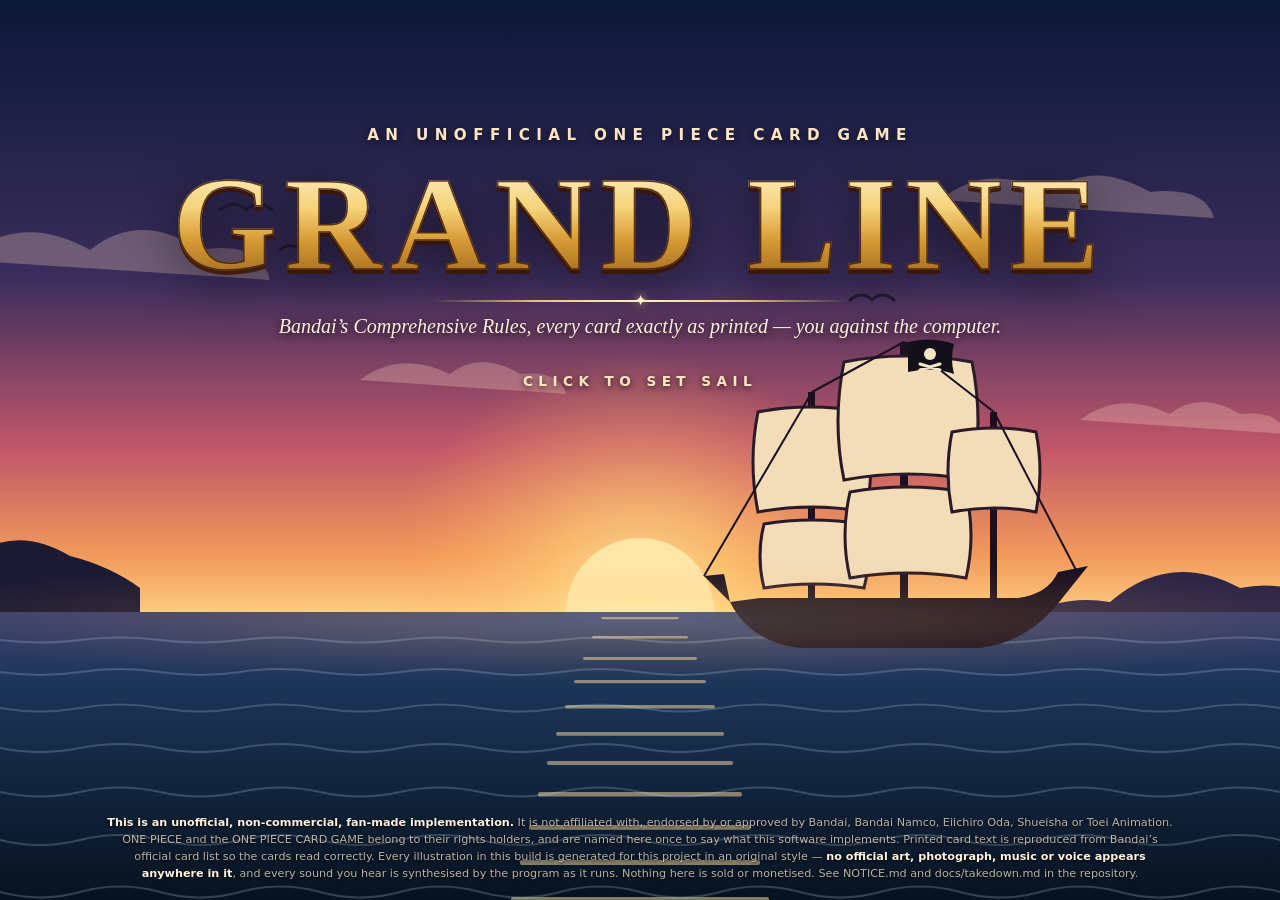
<file: index.html>
<!DOCTYPE html>
<html lang="en">
<head>
<meta charset="utf-8">
<meta name="viewport" content="width=device-width, initial-scale=1, viewport-fit=cover">
<title>GRAND LINE — an unofficial ONE PIECE CARD GAME</title>
<link rel="icon" href="art/ui/cardback.svg">
<!-- Add to Home Screen opens it full-screen and sideways (PLAN.md D10). -->
<link rel="manifest" href="manifest.webmanifest">
<meta name="mobile-web-app-capable" content="yes">
<meta name="apple-mobile-web-app-capable" content="yes">
<meta name="apple-mobile-web-app-status-bar-style" content="black-translucent">
<meta name="theme-color" content="#06121f">
<link rel="stylesheet" href="css/game.css">
</head>
<body>

<!-- The table is the whole window: the opponent's hand peeking from the top edge, the mat
     (js/boardart.js draws it and places every zone from one geometry table), and the dock
     with your hand. Everything else is a screen, the log drawer, or a centred panel. -->
<div id="app">
  <div id="table">
    <div id="enemy-hand-bar"><div id="enemy-hand"></div></div>
    <div id="mat">
      <div id="enemy-life" class="mat-zone enemy life-zone"></div>
      <div id="enemy-leader" class="mat-zone enemy leader-zone"></div>
      <div id="enemy-chars" class="mat-zone enemy chars-zone"></div>
      <div id="enemy-stage" class="mat-zone enemy stage-zone"></div>
      <div id="enemy-deck" class="mat-zone enemy pile-zone"></div>
      <div id="enemy-trash" class="mat-zone enemy pile-zone"></div>
      <div id="enemy-dondeck" class="mat-zone enemy pile-zone dondeck-zone"></div>
      <div id="enemy-cost" class="mat-zone enemy cost-zone"></div>
      <div id="my-life" class="mat-zone mine life-zone"></div>
      <div id="my-leader" class="mat-zone mine leader-zone"></div>
      <div id="my-chars" class="mat-zone mine chars-zone"></div>
      <div id="my-stage" class="mat-zone mine stage-zone"></div>
      <div id="my-deck" class="mat-zone mine pile-zone"></div>
      <div id="my-trash" class="mat-zone mine pile-zone"></div>
      <div id="my-dondeck" class="mat-zone mine pile-zone dondeck-zone"></div>
      <div id="my-cost" class="mat-zone mine cost-zone"></div>
    </div>
    <div id="dock">
      <div id="dock-left"><div id="turnbadge" class="turnbadge"></div><div id="feed"></div></div>
      <div id="hand-wrap"><div id="hand"></div></div>
      <div id="dock-right"><div id="prompt"></div><div id="actions"></div></div>
    </div>
  </div>
  <button id="btn-log" type="button" title="Log and settings (L)">Log</button>
</div>

<div id="sidebar">
  <div class="sidebar-head"><h3>Ship&rsquo;s log</h3><button id="btn-log-close" type="button" title="Close the log (L or Esc)">&#10005; Close</button></div>
  <div class="sidebar-controls">
    <button id="btn-sound" type="button" title="Sound"></button>
    <button id="btn-trace" type="button" title="Download this game's trace for a bug report">Save bug report</button>
    <button id="btn-menu" type="button" title="Leave this game and choose new decks">New game</button>
  </div>
  <div class="sidebar-note">Newest at the bottom.</div>
  <div id="log"></div>
</div>
<div id="fx-layer" aria-hidden="true"></div>
<div id="spotlight" aria-hidden="true"></div>
<div id="turn-banner" aria-live="polite"></div>
<div id="preview"></div>
<!-- Touch (js/touch.js, PLAN.md D10): recent plays, the raised hand's scrim, the held card,
     the drag arrow, and the gate a phone held upright sees. -->
<div id="history"></div>
<div id="hand-scrim"></div>
<div id="peek" aria-hidden="true"></div>
<svg id="drag-arrow" aria-hidden="true"></svg>
<div id="rotate-gate" role="alert"><div class="rotate-box"><div class="rotate-phone"></div><div class="rotate-text">Turn your phone sideways to play.</div></div></div>
<div id="modal"></div>

<div class="screen" id="screen-menu"></div>
<div class="screen" id="screen-decks"></div>
<div class="screen" id="screen-help"></div>
<div class="screen" id="screen-art"></div>

<!-- THE SCRIPT LIST. tools/check-pages.mjs asserts this matches tests.html and
     tools/lib/load.mjs exactly. Order is a dependency declaration, not a preference. -->
<script src="js/rng.js"></script>
<script src="js/log.js"></script>
<script src="js/names.js"></script>
<script src="js/state.js"></script>
<script src="js/statics.js"></script>
<script src="js/ops.js"></script>
<script src="js/text.js"></script>
<script src="js/engine.js"></script>
<script src="js/actions.js"></script>
<script src="data/printed.js"></script>
<script src="data/abilities.js"></script>
<script src="data/defects.js"></script>
<script src="data/decks.js"></script>
<script src="js/cards.js"></script>
<script src="js/ai.js"></script>
<script src="art/manifest.js"></script>
<script src="js/art.js"></script>
<script src="js/render.js"></script>
<script src="js/touch.js"></script>
<script src="js/boardart.js"></script>
<script src="js/board.js"></script>
<script src="js/fx.js"></script>
<script src="js/bugreport.js"></script>
<script src="audio/manifest.js"></script>
<script src="js/audio.js"></script>
<script src="js/ui.js"></script>
<script src="js/screens.js"></script>
<script src="js/main.js"></script>
</body>
</html>
</file>
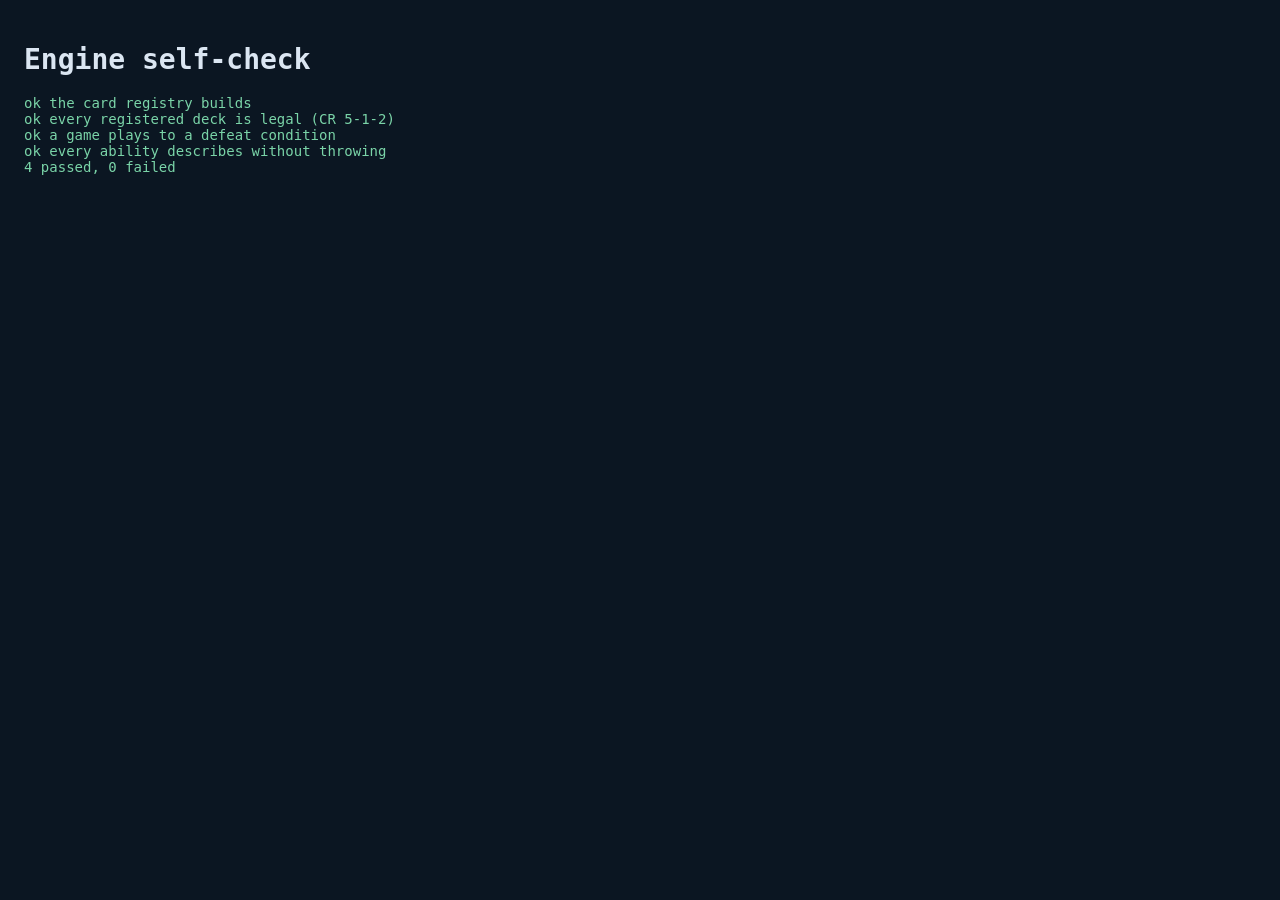
<file: tests.html>
<!DOCTYPE html>
<html lang="en">
<head>
<meta charset="utf-8">
<title>GRAND LINE — tests</title>
<style>body{font:14px ui-monospace,monospace;background:#0b1622;color:#dbe6f2;padding:1rem}
.ok{color:#7ad4a8}.fail{color:#ff7b72}</style>
</head>
<body>
<h1>Engine self-check</h1>
<div id="out">running…</div>

<!-- THE SCRIPT LIST — identical to index.html's engine half. tools/check-pages.mjs asserts it. -->
<script src="js/rng.js"></script>
<script src="js/log.js"></script>
<script src="js/names.js"></script>
<script src="js/state.js"></script>
<script src="js/statics.js"></script>
<script src="js/ops.js"></script>
<script src="js/text.js"></script>
<script src="js/engine.js"></script>
<script src="js/actions.js"></script>
<script src="data/printed.js"></script>
<script src="data/abilities.js"></script>
<script src="data/defects.js"></script>
<script src="data/decks.js"></script>
<script src="js/cards.js"></script>
<script src="js/ai.js"></script>
<script>
(function (OP) {
  var out = document.getElementById('out');
  function line(cls, t) { var d = document.createElement('div'); d.className = cls; d.textContent = t; out.appendChild(d); }
  out.textContent = '';
  var pass = 0, fail = 0;
  function check(name, fn) {
    try { fn(); pass++; line('ok', 'ok    ' + name); }
    catch (e) { fail++; line('fail', 'FAIL  ' + name + ' — ' + e.message); }
  }
  OP.cards.build();
  check('the card registry builds', function () {
    if (OP.cards.all().length < 2000) throw new Error('only ' + OP.cards.all().length + ' cards');
  });
  check('every registered deck is legal (CR 5-1-2)', function () {
    OP.decks.forEach(function (d) {
      var list = []; d.list.forEach(function (x) { for (var i = 0; i < x[1]; i++) list.push(x[0]); });
      var errs = OP.state.checkDeck(d.leader, list);
      if (errs.length) throw new Error(d.key + ': ' + errs[0]);
    });
  });
  check('a game plays to a defeat condition', function () {
    var d = OP.decks[0], e = OP.decks[1];
    function cards(x) { var o = []; x.list.forEach(function (y) { for (var i = 0; i < y[1]; i++) o.push(y[0]); }); return o; }
    var s = OP.engine.newGame({ seed: 5, first: 0, decks: [
      { key: d.key, leader: d.leader, cards: cards(d) },
      { key: e.key, leader: e.leader, cards: cards(e) }] });
    for (var i = 0; i < 3000 && s.winner === null; i++) s = OP.engine.apply(s, OP.ai.choose(s));
    if (s.winner === null) throw new Error('no winner after 3000 actions, turn ' + s.turn);
  });
  check('every ability describes without throwing', function () {
    OP.cards.all().forEach(function (c) { OP.text.describeCard(c); OP.text.describeTrigger(c); });
  });
  line(fail ? 'fail' : 'ok', '\n' + pass + ' passed, ' + fail + ' failed');
}(window.OP));
</script>
</body>
</html>
</file>
<file: css/game.css>
/* css/game.css — CARD-PRESENTATION-SPEC.md for the cards (art is the card; text floats on a
   scrim), and a pirate's table around them: a ship's-deck mat drawn by js/boardart.js,
   parchment panels, brass buttons, and a sunset sea behind every screen. */

:root {
  --card-board-w: 8rem;
  --card-hand-w: 8.6rem;
  --card-preview-w: 20rem;
  --tiny-w: 2.1rem;

  --ink: #f6efe0;
  --ink-dim: #c9b99a;
  --sea: #06121f;
  --sea-2: #0c2135;
  --gold: #e8c46a;
  --brass: #a87a2c;
  --rope: #6d5738;
  --crimson: #b8322a;
  --steel: #9fc3e6;
  --danger: #e2574c;

  --parch: #f3e6c4;
  --parch-hi: #fbf3dc;
  --parch-lo: #d9c18a;
  --parch-ink: #3b2412;
  --parch-dim: #6b4c2c;
  --parch-red: #8a2a17;

  --serif: "Iowan Old Style", "Palatino Linotype", Palatino, "Book Antiqua", Georgia, serif;
  --sans: ui-sans-serif, system-ui, "Segoe UI", sans-serif;

  --role-actable: #7ad4a8;
  --role-target: #ffb347;
  --role-source: #79b8ff;
  --role-enemy: #ff7b72;

  /* The table: your hand's card width decides the dock, the dock decides the mat. */
  --hand-w: clamp(4.6rem, 13vh, 8rem);
  --dock-h: calc(var(--hand-w) * 1.4 + 1.4rem);
  --ehand-h: 1.9rem;
  color-scheme: dark;
}

* { box-sizing: border-box; }
html, body { height: 100%; }
body {
  margin: 0;
  background: radial-gradient(1400px 900px at 50% 30%, #123049 0%, #081a2b 55%, #040c15 100%) fixed;
  color: var(--ink);
  font-family: var(--serif);
  overflow: hidden;
}

/* ============================== THE CARD ============================== */
.card {
  position: relative; display: flex; flex-direction: column; justify-content: flex-end;
  border-radius: 7px; overflow: hidden; user-select: none; color: var(--ink); text-align: left;
  box-shadow: 0 2px 7px rgba(0,0,0,.6), 0 0 0 1px rgba(0,0,0,.75),
              inset 0 0 0 1.5px rgba(232,196,106,.5);
  transition: transform .13s ease, box-shadow .13s ease;
}
.card.cat-leader { box-shadow: 0 2px 9px rgba(0,0,0,.65), 0 0 0 1px rgba(0,0,0,.8),
                               inset 0 0 0 2px rgba(255,214,120,.85); }
/* The gold edge sits above the art, so the art can never paint over it. */
.card::after { content: ''; position: absolute; inset: 0; z-index: 5; pointer-events: none;
  border-radius: inherit; box-shadow: inset 0 0 0 1.5px rgba(232,196,106,.45); }
/* §6.3 of lessons-5: `em` cascades from font-size, NOT from width, so every size class must
   set its own base or every card renders at the body size. */
.card-tiny    { width: var(--tiny-w);        aspect-ratio: 5/7; font-size: 5px; }
.card-board   { width: var(--card-board-w);  aspect-ratio: 5/7; font-size: 12px; }
.card-hand    { width: var(--card-hand-w);   aspect-ratio: 5/7; font-size: 14px; }
.card-preview { width: var(--card-preview-w); min-height: 24rem; font-size: 16px; }

.card-art { position: absolute; inset: 0; z-index: 0; }
.card-art .art { width: 100%; height: 100%; display: block; object-fit: cover; object-position: 50% 25%; }
.card-art::after {
  content: ''; position: absolute; inset: 0; z-index: 1; pointer-events: none;
  background:
    linear-gradient(to top, rgba(4,9,16,.95) 0%, rgba(4,9,16,.88) 14%,
                    rgba(4,9,16,.55) 30%, rgba(4,9,16,0) 48%),
    linear-gradient(to bottom, rgba(4,9,16,.82) 0%, rgba(4,9,16,.45) 9%, rgba(4,9,16,0) 18%);
}
.card-preview .card-art::after {
  background:
    linear-gradient(to top, rgba(4,9,16,.96) 0%, rgba(4,9,16,.92) 34%,
                    rgba(4,9,16,.62) 50%, rgba(4,9,16,0) 66%),
    linear-gradient(to bottom, rgba(4,9,16,.8) 0%, rgba(4,9,16,.4) 7%, rgba(4,9,16,0) 15%);
}

.card-corners { position: absolute; top: .26em; left: .26em; right: .26em; z-index: 3;
  display: flex; gap: .2em; align-items: flex-start; }
/* Corner pips: a gold coin for Cost, a red seal for Life, a dark badge for the attribute. */
.pip {
  min-width: 1.55em; height: 1.55em; display: grid; place-items: center; text-align: center;
  font-size: .8em; font-weight: 900; border-radius: 50%; padding: 0 .2em;
  font-family: var(--sans); line-height: 1;
}
.pip.cost { color: #2a1806;
  background: radial-gradient(circle at 35% 30%, #fff3c8 0%, #f0cc6e 38%, #b8842e 80%, #8a5e1c 100%);
  box-shadow: 0 1px 3px rgba(0,0,0,.8), inset 0 0 0 .08em rgba(90,55,15,.8); }
.pip.life { color: #fff0ea;
  background: radial-gradient(circle at 35% 30%, #ff8a7a 0%, #d0362f 45%, #7a1612 100%);
  box-shadow: 0 1px 3px rgba(0,0,0,.8), inset 0 0 0 .08em rgba(255,220,200,.5); }
.pip.attr { margin-left: auto; color: #e3eeff; font-size: .74em;
  background: radial-gradient(circle at 35% 30%, #3d6a96 0%, #16304d 70%);
  box-shadow: 0 1px 3px rgba(0,0,0,.8), inset 0 0 0 .08em rgba(232,196,106,.6); }

.card-plate {
  position: relative; z-index: 2; margin-top: auto; padding: .3em .4em .34em;
  text-shadow: 0 1px 2px rgba(0,0,0,.95), 0 0 4px rgba(0,0,0,.9),
               0 0 10px rgba(0,0,0,.8), 0 0 18px rgba(0,0,0,.6);
}
.card-preview .card-plate { padding: .7em .8em .75em; }
.card-name { font-size: .95em; font-weight: 700; line-height: 1.12; letter-spacing: .01em;
  overflow-wrap: anywhere; }
.card-preview .card-name { font-size: 1.28em; }
.card-type { font-size: .62em; color: var(--ink-dim); margin-top: .1em;
  font-family: var(--sans); letter-spacing: .04em;
  text-transform: uppercase; display: flex; gap: .4em; }
.card-type .traits { color: #c9ad7a; text-transform: none; letter-spacing: 0;
  overflow: hidden; text-overflow: ellipsis; white-space: nowrap; }
.card-kw { font-size: .62em; color: var(--gold); margin-top: .12em; font-weight: 700;
  font-family: var(--sans); }
.card-detail { font-size: .72em; margin: .45em 0 .3em; line-height: 1.32; font-family: var(--sans); }
.card-detail .ability { margin-bottom: .3em; }
.card-trigger { font-size: .7em; margin: .3em 0; padding: .3em .45em; line-height: 1.3;
  border-left: 3px solid var(--gold); background: rgba(0,0,0,.42); border-radius: 3px;
  font-family: var(--sans); }
.card-trigger .trigger-tag { color: var(--gold); font-weight: 700; margin-right: .35em; }
.card-help { font-size: .62em; color: var(--ink-dim); margin-top: .35em; line-height: 1.3;
  font-family: var(--sans); }
.card-help .kwhelp { margin-bottom: .2em; }
.card-foot { display: flex; justify-content: space-between; gap: .5em; font-size: .56em;
  color: #8a8270; margin-top: .4em; font-family: ui-monospace, monospace; }
.card-foot .card-set { overflow: hidden; text-overflow: ellipsis; white-space: nowrap; }

.card-stats { display: flex; align-items: center; gap: .35em; margin-top: .18em; font-family: var(--sans); }
.stat { font-size: .86em; font-weight: 900; }
.stat.power { color: #fff0c8; }
.stat.power.buffed { color: #8bf0b4; }
.stat.power.debuffed { color: #ff9b91; }
.stat.counter { font-size: .62em; color: #9fd0ff; font-weight: 800; }
.card-colors { margin-left: auto; display: flex; gap: .12em; }
.color-chip { width: .55em; height: .55em; border-radius: 50%;
  box-shadow: 0 0 0 1px rgba(0,0,0,.6), 0 0 0 .1em rgba(255,240,200,.35); }

.don-badge { position: absolute; bottom: .25em; right: .25em; z-index: 6;
  font-size: .58em; font-weight: 900; color: #2a1806; font-family: var(--sans);
  background: linear-gradient(180deg, #fff0bf, #e8c46a 55%, #b8842e);
  border: 1px solid #6b4a14; border-radius: 4px; padding: .12em .34em;
  box-shadow: 0 1px 4px rgba(0,0,0,.7); }
/* A rested card is rotated 90deg (CR 4-4-1-2). Rotation does not change the layout box, so
   without this the rotated card's corners punch into its neighbours. The margin reserves the
   extra width the rotation needs; scale keeps the footprint honest. */
.card.is-rested { transform: rotate(90deg) scale(.82); }
.card.has-blocker { box-shadow: 0 2px 7px rgba(0,0,0,.6), 0 0 0 1px rgba(0,0,0,.75),
                                inset 0 0 0 2px #5fa8d3; }
.card-back { background: #0a1626 url("../art/ui/cardback.svg") center / 100% 100% no-repeat; aspect-ratio: 5/7; }
.card-back::after { box-shadow: none; }
.card-back .back-mark { display: none; }

/* A DON!! card: the slot lays out, the face keeps its size (js/render.js don()). */
.don-card { position: relative; flex: 0 1 var(--don-w); min-width: calc(var(--don-w) * .22);
  width: var(--don-w); height: calc(var(--don-w) * 1.4); }
.don-face { position: absolute; left: 0; top: 0; width: var(--don-w); height: calc(var(--don-w) * 1.4);
  border-radius: calc(var(--don-w) * .07); display: grid; place-items: center; overflow: hidden;
  background:
    radial-gradient(circle at 50% 42%, rgba(255,250,225,.9) 0%, rgba(255,250,225,0) 45%),
    repeating-conic-gradient(from 0deg at 50% 42%, rgba(255,255,255,.14) 0 6deg, rgba(255,255,255,0) 6deg 18deg),
    linear-gradient(160deg, #fff0bf 0%, #e8c46a 35%, #c48f2e 70%, #8a5e1c 100%);
  box-shadow: 0 2px 5px rgba(0,0,0,.6), inset 0 0 0 calc(var(--don-w) * .035) #6b4a14,
              inset 0 0 0 calc(var(--don-w) * .06) rgba(255,240,200,.6);
  transition: transform .18s ease; }
.don-word { font-family: var(--sans); font-weight: 900; font-style: italic; color: #3a1d06;
  font-size: calc(var(--don-w) * .3); letter-spacing: -.02em; transform: rotate(-14deg);
  text-shadow: 0 1px 0 rgba(255,250,225,.8), 0 0 .3em rgba(255,240,190,.9); }
.don-card.is-rested { flex-basis: calc(var(--don-w) * 1.4); width: calc(var(--don-w) * 1.4); }
.don-card.is-rested .don-face { transform: translateX(calc(var(--don-w) * .2)) rotate(90deg); filter: brightness(.72) saturate(.8); }
.don-card.is-back .don-face { background:
    radial-gradient(circle at 50% 50%, #2a4f78 0%, #0e2440 70%);
  box-shadow: 0 2px 5px rgba(0,0,0,.6), inset 0 0 0 calc(var(--don-w) * .035) #c9a46a; }
.don-card.is-back .don-word { color: transparent; -webkit-text-stroke: 1px rgba(232,196,106,.85); text-shadow: none; }

/* ============================== THE TABLE ============================== */
#app { height: 100vh; height: 100dvh; }
#table { height: 100%; display: flex; flex-direction: column; align-items: center; }

/* The opponent's hand: the near edge of each card back, peeking in from the top. */
#enemy-hand-bar { height: var(--ehand-h); width: 100%; flex: none; display: flex;
  justify-content: center; overflow: hidden; }
#enemy-hand { display: flex; gap: .3rem; align-items: flex-end; position: relative; }
#enemy-hand .card-back { width: 3.6rem; flex: none; transform: rotate(180deg); }
.enemy-hand-count { position: absolute; left: 100%; top: 50%; transform: translateY(-50%);
  margin-left: .6rem; white-space: nowrap; font: 600 .74rem var(--sans); color: var(--ink-dim); }

/* The mat keeps its painted aspect and fits whichever of width and height runs out first. */
#mat { position: relative; flex: none; aspect-ratio: 2048 / 1180;
  width: min(calc(100vw - 1.2rem), calc((100dvh - var(--dock-h) - var(--ehand-h) - .4rem) * 2048 / 1180));
  container-type: inline-size; --u: calc(100cqw / 2048);
  filter: drop-shadow(0 16px 40px rgba(0,0,0,.6)); }
#board-svg { position: absolute; inset: 0; width: 100%; height: 100%; display: block; }

.mat-zone { position: absolute; display: flex; align-items: center; justify-content: center;
  --cw: calc(184 * var(--u)); --don-w: calc(118 * var(--u)); }
#mat .card-board { width: var(--cw); font-size: calc(var(--cw) * .094); flex: none; }
.stage-zone { --cw: calc(166 * var(--u)); }
.pile-zone { --cw: calc(132 * var(--u)); --don-w: calc(132 * var(--u)); padding-top: calc(34 * var(--u)); }
.dondeck-zone { --cw: calc(116 * var(--u)); --don-w: calc(116 * var(--u)); }
.pile-zone.enemy { padding: 0 0 calc(34 * var(--u)); }
.chars-zone { gap: calc(16 * var(--u)); }
.chars-zone .card.is-rested { margin: 0 calc(30 * var(--u)); }

.zone-count { position: absolute; left: 50%; bottom: calc(6 * var(--u)); transform: translateX(-50%);
  z-index: 7; min-width: calc(56 * var(--u)); padding: calc(3 * var(--u)) calc(12 * var(--u));
  font: 900 calc(26 * var(--u)) var(--sans); text-align: center; color: #2a1806;
  background: linear-gradient(180deg, #fff0bf, #e8c46a 60%, #b8842e);
  border: 1px solid #6b4a14; border-radius: 999px; box-shadow: 0 2px 6px rgba(0,0,0,.7); }
.enemy .zone-count { bottom: auto; top: calc(6 * var(--u)); color: #0c1a2a; background: linear-gradient(180deg, #eef6ff, #9fc3e6 60%, #5f86ad);
  border-color: #23405e; }
.zone-pill { position: absolute; right: calc(16 * var(--u)); bottom: calc(10 * var(--u));
  font: 700 calc(20 * var(--u)) var(--sans); color: var(--ink-dim);
  background: rgba(0,0,0,.5); padding: calc(3 * var(--u)) calc(12 * var(--u)); border-radius: 999px; }
.enemy .zone-pill { right: auto; bottom: auto; left: calc(16 * var(--u)); top: calc(10 * var(--u)); }

.pile { position: relative; width: var(--cw); aspect-ratio: 5/7; }
.pile > .card-back, .pile > .don-card { position: absolute; left: 0; top: 0; width: var(--cw);
  translate: calc(var(--d) * -4 * var(--u)) calc(var(--d) * -4 * var(--u)); }
.pile > .don-card { height: auto; }
.pile-empty { width: var(--cw); aspect-ratio: 5/7; border-radius: 7px; flex: none;
  border: calc(3 * var(--u)) dashed rgba(255,236,200,.18); }
.trash-view { cursor: pointer; }
.trash-view:hover .pile-top, .trash-view:hover .pile-empty { outline: 2px solid var(--gold); outline-offset: 2px; }
.trash-view .pile-top { filter: saturate(.75) brightness(.9); }

/* CR 3-10 — Life: the stack nearest the centre line, the count at the outer end. */
.life-zone { flex-direction: column; justify-content: space-between;
  padding: calc(30 * var(--u)) 0 calc(14 * var(--u)); }
.life-zone.enemy { flex-direction: column-reverse; padding: calc(14 * var(--u)) 0 calc(30 * var(--u)); }
.life-stack { display: flex; flex-direction: column; align-items: center; padding-top: calc(16 * var(--u)); }
.enemy .life-stack { flex-direction: column-reverse; padding: 0 0 calc(16 * var(--u)); }
.life-card { width: calc(90 * var(--u)); aspect-ratio: 5/7; flex: none; rotate: 90deg;
  margin-bottom: calc(-126 * var(--u) + min(68 * var(--u), 400 * var(--u) / var(--n))); }
.enemy .life-card { margin-bottom: 0; margin-top: calc(-126 * var(--u) + min(68 * var(--u), 400 * var(--u) / var(--n))); }
.life-count { position: static; transform: none; font-size: calc(46 * var(--u));
  min-width: calc(84 * var(--u)); color: #fff0ea;
  background: radial-gradient(circle at 35% 30%, #ff8a7a 0%, #d0362f 45%, #7a1612 100%);
  border-color: #3a0a08; }
.enemy .life-count { color: #fff0ea; background: radial-gradient(circle at 35% 30%, #ff8a7a 0%, #d0362f 45%, #7a1612 100%);
  border-color: #3a0a08; }

/* CR 3-9 — the Cost Area, every DON!! card on the table. */
.don-row { display: flex; align-items: center; justify-content: center;
  width: calc(100% - 40 * var(--u)); gap: calc(10 * var(--u)); }

/* ---------- the mat's paint (js/boardart.js) ---------- */
.gl-grain { fill: none; stroke: #2e1a0c; stroke-width: 2; }
.gl-nail { fill: #9a8a74; stroke: #2a1a0e; stroke-width: 1.2; }
.gl-rope { fill: none; stroke: #c09b60; stroke-width: 15; }
.gl-rope-twist { fill: none; stroke: #6d5738; stroke-width: 15; stroke-dasharray: 5 8; }
.gl-plate-line { fill: none; stroke: #5a3e1a; stroke-width: 2.5; }
.gl-rivet { fill: #5a3e1a; }
.gl-zone-fill { fill: url(#gl-zone); }
.gl-zone-edge { fill: none; stroke-width: 2.5; }
.gl-mine .gl-zone-edge { stroke: rgba(232,196,106,.72); }
.gl-theirs .gl-zone-edge { stroke: rgba(159,195,230,.55); }
.gl-zone-inner { fill: none; stroke: rgba(255,240,210,.09); stroke-width: 2; stroke-dasharray: 10 8; }
.gl-knot { fill: #c9a46a; stroke: #4a3018; stroke-width: 2; }
.gl-theirs .gl-knot { fill: #8fa9c4; stroke: #1d3550; }
.gl-knot-eye { fill: #2a170b; }
.gl-watermark { fill: rgba(255,240,210,.12); font-family: var(--serif); font-weight: 700; letter-spacing: .18em; }
.gl-caption { fill: rgba(255,236,200,.55); font: 700 22px var(--sans); letter-spacing: .12em; text-transform: uppercase; }
.gl-theirs .gl-caption { fill: rgba(200,222,245,.5); }
.gl-wave { fill: none; stroke: rgba(220,240,255,.55); stroke-width: 2.5; animation: gl-drift 5s linear infinite; }
.gl-wave.is-back { stroke: rgba(220,240,255,.25); animation-duration: 8s; animation-direction: reverse; }
@keyframes gl-drift { to { transform: translateX(56px); } }
.gl-line-edge.is-mine { fill: rgba(232,196,106,.75); }
.gl-line-edge.is-theirs { fill: rgba(159,195,230,.6); }
.gl-compass-ring { fill: #0a1d33; stroke: #c9a46a; stroke-width: 8; }
.gl-compass-rope { fill: none; stroke: #6d5738; stroke-width: 8; stroke-dasharray: 4 5; }
.gl-compass-face { fill: #0e2a45; stroke: rgba(232,196,106,.6); stroke-width: 2; }
.gl-compass-star { fill: url(#gl-brass); }
.gl-compass-needle { fill: #c0392b; }
.gl-compass-hub { fill: #fff1c4; }
#table.their-turn .gl-compass-needle { fill: #5f9bd1; }

/* ---------- the dock: what happened | your hand | what the game is waiting for ---------- */
#dock { flex: 1 0 auto; width: 100%; min-height: var(--dock-h); display: grid;
  grid-template-columns: minmax(10rem, 1fr) auto minmax(10rem, 1fr); align-items: end;
  gap: .9rem; padding: .25rem .9rem .55rem; }
#dock-left { align-self: end; min-width: 0; font-family: var(--sans); }
.turnbadge { font: 700 .74rem var(--sans); letter-spacing: .14em; text-transform: uppercase;
  color: var(--gold); margin-bottom: .3rem; }
#table.their-turn .turnbadge { color: var(--steel); }
#feed { font-size: .76rem; line-height: 1.38; }
#feed .feed-line { color: var(--ink-dim); opacity: .7; white-space: nowrap; overflow: hidden; text-overflow: ellipsis; }
#feed .feed-line.them { color: #cfe3f7; }
#feed .feed-line.you { color: #ffe6c2; }
#feed .feed-line.latest { opacity: 1; font-weight: 600; }
#dock-right { align-self: end; display: flex; flex-direction: column; align-items: flex-end; gap: .45rem; min-width: 0; }
#prompt { font: italic .9rem/1.35 var(--serif); color: #ffe7b5; text-align: right; max-width: 24rem;
  text-shadow: 0 1px 3px rgba(0,0,0,.9); }
#prompt:empty { display: none; }
#table.their-turn #prompt { color: var(--steel); }
#actions { display: flex; gap: .45rem; align-items: center; flex-wrap: wrap; justify-content: flex-end; }
#actions:empty { display: none; }
#actions button { font-size: 1rem; padding: .6rem 1.4rem; }

#hand-wrap { min-width: 0; }
#hand { display: flex; justify-content: center; gap: .35rem; align-items: flex-end;
  height: calc(var(--hand-w) * 1.4); }
#hand .card { width: var(--hand-w); font-size: calc(var(--hand-w) * .109); flex: none;
  transition: transform .14s ease, box-shadow .14s ease; cursor: pointer; }
#hand .card + .card { margin-left: calc(var(--overlap, 0) * var(--hand-w) * -.07); }
#hand .card:hover { transform: translateY(-16%); z-index: 5; }

.actable { outline: 2px solid var(--role-actable); outline-offset: 2px; cursor: pointer;
  box-shadow: 0 0 14px rgba(122,212,168,.55), 0 2px 7px rgba(0,0,0,.6) !important; }
.targetable { outline: 3px solid var(--role-target); outline-offset: 2px; cursor: crosshair;
  box-shadow: 0 0 18px rgba(255,179,71,.7) !important; animation: aim 1s ease-in-out infinite; }
@keyframes aim { 50% { outline-color: #fff1c4; } }
.is-source { outline: 3px solid var(--role-source); outline-offset: 2px; }

/* The log handle: a tab on the right edge, like a bookmark in the ship's log. */
#btn-log { position: fixed; right: 0; top: 50%; transform: translateY(-50%); z-index: 21;
  writing-mode: vertical-rl; padding: .9rem .42rem; border-radius: 8px 0 0 8px; border-right: 0;
  font: 700 .78rem var(--sans); letter-spacing: .14em; text-transform: uppercase; }
#btn-log.on { right: min(22rem, 100vw); }

/* ============================== PANELS ============================== */
#sidebar { position: fixed; right: 0; top: 0; bottom: 0; width: min(22rem, 100vw); z-index: 20;
  background: linear-gradient(180deg, rgba(20,12,6,.96), rgba(8,14,22,.97));
  border-left: 2px solid #6b4a14; box-shadow: -12px 0 40px rgba(0,0,0,.5);
  display: flex; flex-direction: column; transform: translateX(100%); transition: transform .2s ease; }
#sidebar.open { transform: none; }
.sidebar-head { display: flex; align-items: center; justify-content: space-between; padding: .7rem .8rem .3rem; }
#sidebar h3 { margin: 0; font: 700 1.05rem var(--serif); letter-spacing: .06em; color: var(--gold); }
.sidebar-controls { display: flex; flex-wrap: wrap; gap: .4rem; padding: .4rem .8rem .6rem;
  border-bottom: 1px solid rgba(232,196,106,.2); }
.sidebar-controls button { font-size: .78rem; padding: .35rem .65rem; }
.sidebar-note { font: .7rem var(--sans); color: var(--ink-dim); padding: .5rem .8rem 0; }
#btn-log-close { font-size: .78rem; padding: .25rem .6rem; }
#log { flex: 1; overflow-y: auto; padding: .2rem .8rem .8rem; font-size: .78rem;
  font-family: var(--sans); line-height: 1.45; }
#log .entry { padding: .12rem 0; border-bottom: 1px solid rgba(255,255,255,.05); }
#log .entry.you { color: #ffe6c2; }
#log .entry.them { color: #cfe3f7; }
#log .entry .via { color: #7b8ca3; font-size: .9em; }
#log .entry.big { color: var(--gold); font-weight: 700; }

#preview { position: fixed; z-index: 60; display: none; pointer-events: none; }
#preview.open { display: block; }

/* Parchment: modals, the picker and the reading pages. */
.panel, .modal-box {
  color: var(--parch-ink);
  background:
    radial-gradient(ellipse at 50% 35%, rgba(255,252,240,.85) 0%, rgba(255,252,240,0) 60%),
    radial-gradient(ellipse at 15% 90%, rgba(160,110,50,.22) 0%, rgba(160,110,50,0) 40%),
    radial-gradient(ellipse at 90% 10%, rgba(160,110,50,.18) 0%, rgba(160,110,50,0) 35%),
    linear-gradient(180deg, var(--parch-hi), var(--parch) 45%, var(--parch-lo));
  border: 2px solid #8a6a3a; border-radius: 12px;
  box-shadow: 0 24px 70px rgba(0,0,0,.65), inset 0 0 0 5px rgba(243,230,196,.9),
              inset 0 0 0 6.5px rgba(138,106,58,.55), inset 0 0 50px rgba(140,90,30,.3);
}
#modal { position: fixed; inset: 0; z-index: 50; display: none;
  background: radial-gradient(circle at 50% 45%, rgba(4,12,20,.6), rgba(2,6,10,.88)); place-items: center; }
#modal.open { display: grid; }
.modal-box { padding: 1.2rem 1.5rem 1.3rem; max-width: min(60rem, 94vw); max-height: 90vh; overflow: auto; }
.modal-title { font: 700 1.4rem var(--serif); color: var(--parch-red); margin-bottom: .25rem; letter-spacing: .01em; }
.modal-sub { font-size: .88rem; color: var(--parch-dim); margin-bottom: .9rem; font-family: var(--sans); line-height: 1.45; }
.modal-sub b { color: var(--parch-ink); }
.modal-sub .maths { color: #8a1e12; font-weight: 800; }
.modal-opts { display: flex; gap: .6rem; flex-wrap: wrap; align-items: flex-end; }
.opt-card { cursor: pointer; text-align: center; transition: transform .12s ease; }
.opt-card:hover { transform: translateY(-4px); }
.opt-card .cap { font-size: .72rem; color: var(--parch-dim); margin-top: .25rem; font-family: var(--sans); font-weight: 600; }
.opt-card.dim { opacity: .38; filter: grayscale(.7); cursor: default; transform: none; }
.trash-grid { max-height: 60vh; overflow-y: auto; }

/* Buttons: parchment-and-leather by default, brass for the one that moves the game on. */
button, .btn {
  font: inherit; font-family: var(--sans); font-size: .88rem; font-weight: 600;
  color: var(--parch-ink); background: linear-gradient(180deg, #fbf1d6, #e8d3a0);
  border: 1px solid #8a6a3a; border-radius: 8px; padding: .5rem .95rem; cursor: pointer;
  box-shadow: 0 2px 0 #6b4a14, 0 3px 8px rgba(0,0,0,.35);
  transition: transform .08s ease, box-shadow .08s ease, filter .12s ease;
}
button:hover, .btn:hover { filter: brightness(1.06); border-color: #6b4a14; }
button:active { transform: translateY(1px); box-shadow: 0 1px 0 #6b4a14, 0 2px 5px rgba(0,0,0,.35); }
button.primary { color: #2a1806; font-weight: 800; letter-spacing: .02em;
  background: linear-gradient(180deg, #fff0bf 0%, #e8c46a 45%, #c48f2e 100%); border-color: #6b4a14; }
button:disabled { opacity: .45; cursor: not-allowed; }
.opt-btn { font-size: .88rem; padding: .6rem .9rem; max-width: 16rem; text-align: left; align-self: center; }

/* The result panel. */
.result-box { text-align: center; min-width: min(26rem, 90vw); padding: 1.6rem 2rem 1.5rem; }
.result-kicker { font: 700 .74rem var(--sans); letter-spacing: .3em; text-transform: uppercase; color: var(--parch-dim); }
.result-title { font: 900 3.2rem/1.05 var(--serif); margin: .25rem 0 .35rem; letter-spacing: .02em; }
.result-box.is-win .result-title { color: #a8741c; text-shadow: 0 2px 0 #fff6d8, 0 0 22px rgba(232,196,106,.6); }
.result-box.is-loss .result-title { color: #3c4f66; text-shadow: 0 2px 0 #fff6d8; }
.result-flavour { font: italic 1.05rem var(--serif); color: var(--parch-ink); margin-bottom: .8rem; }
.result-box .row { justify-content: center; }

/* ============================== EFFECTS (js/fx.js) ============================== */
#fx-layer { position: fixed; inset: 0; z-index: 46; pointer-events: none; overflow: hidden; }
.fx-float { position: absolute; transform: translate(-50%, -50%); white-space: nowrap;
  font: 900 1.7rem var(--serif); letter-spacing: .02em; color: #fff3cf;
  text-shadow: 0 0 2px #000, 0 2px 0 #000, 0 0 12px rgba(0,0,0,.8); animation: fx-rise 1.2s ease-out forwards; }
.fx-float.is-up { color: #8bf0b4; }
.fx-float.is-down { color: #ff8a7a; }
.fx-float.is-counter { color: #9fd0ff; }
.fx-float.is-block { color: #9fd0ff; font-size: 1.4rem; }
.fx-float.is-don { color: var(--gold); font-size: 1.1rem; font-family: var(--sans); font-style: italic; }
.fx-float.is-ko { color: #ffd27a; font-size: 2.3rem; }
.fx-float.is-trigger { color: #ffe27a; font-size: 1.8rem; }
@keyframes fx-rise {
  0% { opacity: 0; transform: translate(-50%, -20%) scale(.6); }
  15% { opacity: 1; transform: translate(-50%, -50%) scale(1.15); }
  30% { transform: translate(-50%, -55%) scale(1); }
  100% { opacity: 0; transform: translate(-50%, -150%) scale(1); }
}
.fx-burst { position: absolute; width: var(--size); height: var(--size); transform: translate(-50%, -50%); }
.fx-burst::before { content: ''; position: absolute; inset: 0; border-radius: 50%;
  border: 4px solid #ffd27a; animation: fx-ring .7s ease-out forwards; }
.fx-burst.is-hit::before { border-color: #ff6b4a; }
.fx-shard { position: absolute; left: 50%; top: 50%; width: 5px; height: 22px; margin: -11px 0 0 -2.5px;
  border-radius: 3px; background: linear-gradient(#fff5d0, #ffb347);
  transform: rotate(var(--a)) translateY(0); animation: fx-shard .7s ease-out forwards; }
.fx-burst.is-hit .fx-shard { background: linear-gradient(#ffe0d0, #ff5a3a); }
@keyframes fx-ring { from { transform: scale(.2); opacity: 1; } to { transform: scale(1); opacity: 0; } }
@keyframes fx-shard { from { transform: rotate(var(--a)) translateY(0); opacity: 1; }
                      to { transform: rotate(var(--a)) translateY(calc(var(--size) * -.6)); opacity: 0; } }
.fx-arrow { position: absolute; left: 0; top: 0; animation: fx-fade 1.1s ease-in forwards; }
.fx-arrow-path { fill: none; stroke: #ffb347; stroke-width: 7; stroke-linecap: round;
  stroke-dasharray: 2000; stroke-dashoffset: 2000; animation: fx-draw .35s ease-out forwards;
  filter: drop-shadow(0 0 6px rgba(255,160,60,.8)); }
.fx-arrow-head { fill: #ffb347; }
.fx-arrow.is-theirs .fx-arrow-path { stroke: #ff6b5a; filter: drop-shadow(0 0 6px rgba(255,80,60,.8)); }
.fx-arrow.is-theirs .fx-arrow-head { fill: #ff6b5a; }
@keyframes fx-draw { to { stroke-dashoffset: 0; } }
@keyframes fx-fade { 0%, 70% { opacity: 1; } 100% { opacity: 0; } }

/* Card pulses use the individual `translate` / `scale` properties so they compose with the
   rotation of a rested card instead of replacing it. */
.card.fx-enter { animation: fx-enter .5s cubic-bezier(.2,.8,.3,1.2); }
@keyframes fx-enter { from { translate: 0 -30%; scale: 1.25; opacity: 0; } to { translate: 0 0; scale: 1; opacity: 1; } }
.card.fx-attacker { animation: fx-attacker .6s ease-out; }
@keyframes fx-attacker { 30% { scale: 1.12; filter: brightness(1.35); } }
.card.fx-target, .card.fx-hit { animation: fx-shake .5s ease-in-out; }
.card.fx-target { box-shadow: 0 0 22px 4px rgba(255,90,60,.8) !important; }
@keyframes fx-shake { 15%, 55% { translate: -5% 0; } 35%, 75% { translate: 5% 0; } }
.card.fx-hit { filter: brightness(1.6) sepia(.4) hue-rotate(-30deg); }
.card.fx-block { box-shadow: 0 0 24px 6px rgba(95,168,211,.9) !important; }
.card.fx-don { box-shadow: 0 0 22px 5px rgba(232,196,106,.95) !important; }
.mat-zone.fx-life-hit { animation: fx-flash .7s ease-out; border-radius: 12px; }
@keyframes fx-flash { 0% { background: rgba(255,80,50,.45); } 100% { background: rgba(255,80,50,0); } }

/* The turn ribbon. */
#turn-banner { position: fixed; left: 0; right: 0; top: 40%; z-index: 47; pointer-events: none;
  display: flex; justify-content: center; opacity: 0; }
#turn-banner.show { animation: banner-life 1.5s ease-in-out forwards; }
.banner-ribbon { padding: .55rem 4.5rem .6rem; text-align: center;
  clip-path: polygon(0 0, 100% 0, 96% 50%, 100% 100%, 0 100%, 4% 50%);
  box-shadow: 0 10px 30px rgba(0,0,0,.5); }
.banner-ribbon.is-mine { background: linear-gradient(90deg, #7a1612, #b8322a 30%, #c4402c 70%, #7a1612); }
.banner-ribbon.is-theirs { background: linear-gradient(90deg, #0d2a47, #24527e 30%, #2d6290 70%, #0d2a47); }
.banner-main { font: 900 2.2rem/1.05 var(--serif); letter-spacing: .12em; text-transform: uppercase;
  color: #fff3cf; text-shadow: 0 2px 0 rgba(0,0,0,.5); }
.banner-sub { font: 700 .74rem var(--sans); letter-spacing: .3em; text-transform: uppercase; color: rgba(255,240,210,.8); }
@keyframes banner-life {
  0% { opacity: 0; transform: scaleX(.2); }
  14% { opacity: 1; transform: scaleX(1.03); }
  22% { transform: scaleX(1); }
  80% { opacity: 1; }
  100% { opacity: 0; }
}

/* CARD-PRESENTATION-SPEC §7C — the spotlight sits below the modal and the hover preview. */
#spotlight { position: fixed; left: 50%; top: 47%; z-index: 48; pointer-events: none; opacity: 0;
  transform: translate(-50%, -50%) translateY(-60vh) scale(.3);
  filter: drop-shadow(0 20px 50px rgba(0,0,0,.75)); }
#spotlight.show { opacity: 1; transform: translate(-50%, -50%) scale(1);
  transition: transform .5s cubic-bezier(.22,.72,.3,1), opacity .3s ease-out; }
#spotlight.fade { opacity: 0; transform: translate(-50%, -50%) scale(1); transition: opacity .25s ease-out; }
#spotlight .card-preview { min-height: 0; }

@media (prefers-reduced-motion: reduce) {
  .fx-float, .fx-burst, .fx-burst::before, .fx-shard, .fx-arrow, .fx-arrow-path, .card.fx-enter,
  .card.fx-attacker, .card.fx-target, .card.fx-hit, .mat-zone.fx-life-hit, .gl-wave, .targetable,
  .splash-go, .sc-wave, .sc-ship, .sc-clouds { animation: none !important; }
  .fx-arrow-path { stroke-dashoffset: 0; }
  #turn-banner.show { animation: none; opacity: 1; }
  #spotlight, #spotlight.show, #spotlight.fade { transition: opacity .25s ease-out !important; transform: translate(-50%, -50%); }
}

/* ============================== SCREENS ============================== */
.screen { position: fixed; inset: 0; z-index: 30; overflow: auto; background: var(--sea); display: none; }
.screen.open { display: block; }
.scene { position: fixed; inset: 0; z-index: 0; overflow: hidden; }
.scene-svg { width: 100%; height: 100%; display: block; }
.scene.is-dim::after { content: ''; position: absolute; inset: 0;
  background: radial-gradient(ellipse at 50% 45%, rgba(6,14,26,.35), rgba(4,10,18,.82)); }
.screen-inner { position: relative; z-index: 1; }

/* scene paint */
.sc-clouds path { fill: rgba(255,214,190,.28); animation: sc-cloud 60s linear infinite alternate; }
@keyframes sc-cloud { to { transform: translateX(60px); } }
.sc-isle { fill: #1c1a33; }
.sc-isle.far { fill: #2c2546; }
.sc-glint { fill: #ffe2a0; opacity: .5; animation: sc-glint 3s ease-in-out infinite; animation-delay: calc(var(--i) * -.37s); }
@keyframes sc-glint { 50% { opacity: .15; } }
.sc-wave { fill: none; stroke: rgba(200,225,255,.22); stroke-width: 2; animation: sc-wave 7s linear infinite;
  animation-delay: calc(var(--i) * -.8s); }
@keyframes sc-wave { to { transform: translateX(160px); } }
.sc-gulls path { fill: none; stroke: #241a30; stroke-width: 3; stroke-linecap: round; }
.sc-ship { animation: sc-bob 6s ease-in-out infinite; transform-origin: 1040px 600px; transform-box: view-box; }
@keyframes sc-bob { 0%, 100% { transform: translate(1040px, 452px) rotate(-1.2deg); }
                    50% { transform: translate(1040px, 460px) rotate(1.2deg); } }
.sc-hull { fill: #1a1020; }
.sc-mast { fill: #1a1020; }
.sc-sail { fill: #f3dcb8; stroke: #2a1a28; stroke-width: 3; }
.sc-rig { fill: none; stroke: #1a1020; stroke-width: 2; }
.sc-flag-cloth { fill: #14101a; }
.sc-skull { fill: #f3e6c4; }
.sc-bones { stroke: #f3e6c4; stroke-width: 3; stroke-linecap: round; }
.sc-mist { fill: url(#sc-sun); opacity: .18; }

/* The splash. */
.screen.is-splash { cursor: pointer; }
.splash { position: relative; z-index: 1; text-align: center; padding: 14vh 1rem 0; }
.splash-kicker { font: 700 clamp(.7rem, 1.6vw, .95rem) var(--sans); letter-spacing: .42em; text-transform: uppercase;
  color: #ffe6c2; text-shadow: 0 2px 8px rgba(0,0,0,.7); }
.splash-title { margin: .1em 0 .05em; font: 900 clamp(3.2rem, 11vw, 8.4rem)/1 var(--serif); letter-spacing: .06em;
  background: linear-gradient(180deg, #fff6d0 0%, #f6d27a 38%, #d79a34 62%, #8a5a1a 100%);
  -webkit-background-clip: text; background-clip: text; color: transparent;
  -webkit-text-stroke: 1.5px rgba(60,26,6,.85);
  filter: drop-shadow(0 4px 0 rgba(60,20,4,.85)) drop-shadow(0 10px 24px rgba(0,0,0,.55)); }
.splash-rule { width: min(26rem, 70vw); height: 2px; margin: .5rem auto .8rem;
  background: linear-gradient(90deg, transparent, var(--gold), #fff1c4, var(--gold), transparent); position: relative; }
.splash-rule::after { content: '✦'; position: absolute; left: 50%; top: 50%; transform: translate(-50%, -52%);
  color: #fff1c4; font-size: 1rem; text-shadow: 0 0 8px rgba(255,220,140,.9); }
.splash-tag { font: italic clamp(.95rem, 2vw, 1.25rem) var(--serif); color: #fff3df; text-shadow: 0 2px 8px rgba(0,0,0,.8); }
.splash-go { margin-top: 2.2rem; font: 700 .85rem var(--sans); letter-spacing: .4em; text-transform: uppercase;
  color: #ffe6c2; text-shadow: 0 2px 6px rgba(0,0,0,.8); animation: go-pulse 2.2s ease-in-out infinite; }
@keyframes go-pulse { 50% { opacity: .35; } }
.notice { position: relative; z-index: 1; font: .7rem/1.5 var(--sans); color: rgba(255,240,220,.72);
  text-shadow: 0 1px 3px rgba(0,0,0,.9); max-width: 70rem; margin: 0 auto; padding: 1rem 1.5rem 1.1rem; text-align: center; }
.notice b { color: #fff3df; }
.screen.is-splash .notice, .screen .picker-wrap + .notice { position: fixed; left: 0; right: 0; bottom: 0; }

/* The picker. */
.picker-wrap { min-height: 100%; display: grid; place-items: center; padding: 1.5rem 1rem 7rem; }
.picker { width: min(31rem, 94vw); padding: 1.5rem 1.8rem 1.4rem; }
.picker-kicker { text-align: center; font: 700 .66rem var(--sans); letter-spacing: .32em; text-transform: uppercase; color: var(--parch-dim); }
.picker-title { text-align: center; margin: .05em 0 .5em; font: 900 2.7rem/1 var(--serif); letter-spacing: .06em;
  color: var(--parch-red); text-shadow: 0 2px 0 rgba(255,250,235,.8); }
.pick-field { margin-bottom: .8rem; }
.pick-label { display: block; font: 700 .72rem var(--serif); letter-spacing: .08em; color: var(--parch-dim); margin: 0 0 .3rem .1rem; }
.pick-row { display: flex; gap: .5rem; }
.pick-slot { flex: 1; min-width: 0; display: flex; align-items: center; gap: .7rem; text-align: left; padding: .45rem .7rem; min-height: 3.6rem; }
.pick-slot .card-tiny { flex: none; }
.pick-slot.is-random { font-style: italic; color: var(--parch-red); font-weight: 700; font-size: 1rem; }
.pick-text { display: flex; flex-direction: column; min-width: 0; }
.pick-name { font: 700 1rem var(--serif); color: var(--parch-ink); }
.pick-meta { font-size: .74rem; color: var(--parch-dim); font-weight: 500; }
.pick-dice { flex: none; width: 3.6rem; font-size: 1.7rem; padding: 0; line-height: 1; }
.pick-note { font: .74rem/1.45 var(--sans); color: var(--parch-dim); margin: .2rem 0 1rem; }
button.big { width: 100%; font-size: 1.15rem; padding: .75rem; letter-spacing: .1em; text-transform: uppercase; font-family: var(--serif); }
.picker-row { justify-content: center; margin-top: .8rem; }
.picker-row button { flex: 1; font-size: .82rem; padding: .45rem .5rem; }

/* The deck chooser: one wanted poster per deck. */
.chooser-wrap { max-width: 74rem; margin: 0 auto; padding: 2rem 1.2rem 3rem; }
.chooser-title { margin: 0; font: 900 2.4rem var(--serif); letter-spacing: .03em; color: #ffe6b0; text-shadow: 0 3px 10px rgba(0,0,0,.8); }
.chooser-sub { font: .9rem/1.55 var(--sans); color: #e6dccb; max-width: 54rem; text-shadow: 0 1px 4px rgba(0,0,0,.9); }
.deckgrid { display: grid; grid-template-columns: repeat(auto-fill, minmax(19rem, 1fr)); gap: .9rem; margin-top: 1rem; }
.poster { display: flex; gap: .8rem; padding: .7rem; cursor: pointer; border-radius: 10px; color: var(--parch-ink);
  background: linear-gradient(180deg, var(--parch-hi), var(--parch) 50%, var(--parch-lo));
  border: 2px solid #8a6a3a; box-shadow: 0 8px 24px rgba(0,0,0,.5), inset 0 0 0 3px rgba(243,230,196,.9), inset 0 0 30px rgba(140,90,30,.28);
  transition: transform .12s ease, box-shadow .12s ease; }
.poster:hover, .poster:focus-visible { transform: translateY(-3px); outline: none;
  box-shadow: 0 12px 30px rgba(0,0,0,.6), 0 0 0 3px var(--gold), inset 0 0 0 3px rgba(243,230,196,.9); }
.poster-art .card-board { width: 6.2rem; font-size: 7.3px; }
.poster-body { min-width: 0; }
.poster .dname { font: 700 1.12rem var(--serif); color: var(--parch-red); }
.poster .dmeta { font: 600 .72rem var(--sans); color: var(--parch-dim); margin: .15rem 0 .35rem; }
.poster .dblurb { font: .78rem/1.42 var(--sans); color: var(--parch-ink); }
.poster .provenance { font: .68rem/1.4 var(--sans); color: var(--parch-dim); margin-top: .4rem; font-style: italic; }
.tierbadge { display: inline-block; font: 900 .68rem var(--sans); border-radius: 4px; vertical-align: .15em;
  padding: .06rem .34rem; margin-right: .4rem; background: #5f6f80; color: #fff; }
.tierbadge.S { background: linear-gradient(180deg, #fff0bf, #e8c46a 50%, #b8842e); color: #2a1806; }
.tierbadge.A { background: #3f7a52; }
.tierbadge.B { background: #2f5f8f; }
.tierbadge.C { background: #6b5a8a; }
.tierbadge.D { background: #7a5a3a; }

/* The reading pages. */
.panel.page { max-width: 52rem; margin: 2rem auto 3rem; padding: 1.6rem 2rem 1.8rem; }
.panel.page h1 { font: 900 2.3rem var(--serif); color: var(--parch-red); margin: 0 0 .3rem; }
.panel p, .panel li { font: .93rem/1.6 var(--sans); color: var(--parch-ink); }
.page-h { margin: 1.3rem 0 .2rem; color: var(--parch-red); font: 700 1.1rem var(--serif); }
.art-bad { font: .75rem ui-monospace, monospace; color: #8a1e12; }
.row { display: flex; gap: .6rem; flex-wrap: wrap; align-items: center; margin-top: 1.2rem; }

/* ============================== TOUCH (PLAN.md D10, js/touch.js) ==============================
   A tap reads, a drag commits, a hold peeks. html.is-phone is a coarse pointer on a small
   screen: the mat takes the height, the hand rests as a fan of card tops along the bottom edge
   (a tap raises it), recent plays run down the left edge, End turn is a round button on the
   right. A phone held upright sees a "turn sideways" gate instead of a second layout. */
html { touch-action: manipulation; -webkit-tap-highlight-color: transparent; }
.card, .don-card { -webkit-touch-callout: none; -webkit-user-select: none; }
.is-draggable { touch-action: none; }
html.is-coarse #preview { display: none !important; }              /* hover zoom: the hold replaces it */
button.end-turn.is-ready { background: linear-gradient(180deg, #d4f8de, #4cc483 55%, #2a8a52); border-color: #1f6b3f; color: #062a17; box-shadow: 0 2px 0 #1f5a35, 0 0 16px rgba(70,220,130,.5); }
.sheet-body { display: flex; gap: 1rem; align-items: flex-start; }
.sheet-actions { display: flex; flex-direction: column; gap: .45rem; min-width: 13rem; max-width: 22rem; }
.sheet-actions button { text-align: left; white-space: normal; line-height: 1.3; }
.sheet-note { font: italic .8rem/1.4 var(--sans); color: var(--parch-dim); }
.opt-card.is-picked .card { box-shadow: 0 0 0 3px #4cc483, 0 0 16px rgba(76,196,131,.6); }
.confirm-row { margin-top: .8rem; }
.drop-ok { outline: 2px dashed rgba(122,212,168,.8); outline-offset: 2px; }
.drop-hot { outline: 3px solid #7ad4a8; outline-offset: 3px; box-shadow: 0 0 22px rgba(122,212,168,.55); }
.drag-clone { position: fixed; z-index: 66; pointer-events: none; opacity: .94; transform: rotate(-4deg) scale(1.06); box-shadow: 0 18px 40px rgba(0,0,0,.7); }
.is-drag-source { opacity: .35; }
#drag-arrow { position: fixed; inset: 0; width: 100%; height: 100%; z-index: 65; pointer-events: none; }
.drag-arrow-line { fill: none; stroke: #ffb347; stroke-width: 6; stroke-linecap: round; stroke-dasharray: 14 9; filter: drop-shadow(0 0 6px rgba(255,179,71,.7)); }
.drag-arrow-line.is-hot { stroke: #ff6a4d; }
.drag-arrow-head { fill: #ffb347; stroke: #2a1806; stroke-width: 2; }
.drag-arrow-head.is-hot { fill: #ff6a4d; }
#peek { position: fixed; inset: 0; z-index: 70; display: none; place-items: center; pointer-events: none; background: rgba(2,8,14,.55); }
#peek.open { display: grid; }
#history, #hand-scrim, #rotate-gate { display: none; }
html.is-phone { --hand-w: 4.4rem; --ehand-h: 12px; --dock-h: calc(var(--hand-w) * 1.4 * .42); --card-preview-w: calc((100dvh - 2.6rem) / 1.4); }
html.is-phone #mat { width: min(calc(100vw - 150px), calc((100dvh - var(--dock-h) - var(--ehand-h) - .3rem) * 2048 / 1180)); }
html.is-phone #enemy-hand .card-back { width: 2.4rem; }
html.is-phone .enemy-hand-count { font-size: .6rem; }
html.is-phone #dock { display: block; height: var(--dock-h); min-height: 0; padding: 0 78px 0 60px; overflow: visible; }
html.is-phone #dock-left { position: fixed; right: 3px; top: 6px; width: 74px; text-align: center; z-index: 45; }
html.is-phone #turnbadge { font-size: .55rem; letter-spacing: .06em; line-height: 1.3; }
html.is-phone #feed { display: none; }
html.is-phone #dock-right { display: contents; }
html.is-phone #prompt { position: fixed; top: 1px; left: 50%; transform: translateX(-50%); max-width: 56vw; z-index: 44; pointer-events: none;
  font-size: .64rem; line-height: 1.3; text-align: center; padding: 1px 10px; border-radius: 999px; background: rgba(4,10,18,.72); white-space: nowrap; overflow: hidden; text-overflow: ellipsis; }
html.is-phone #actions { position: fixed; right: 7px; top: 50%; transform: translateY(-50%); z-index: 46; flex-direction: column; }
html.is-phone #actions button { width: 64px; height: 64px; border-radius: 50%; padding: 0; font-size: .7rem; line-height: 1.1; white-space: normal; }
html.is-phone #hand-wrap { height: 100%; }
html.is-phone #hand { align-items: flex-start; height: auto; padding-top: 2px; }
html.is-phone #hand .card:hover { transform: none; }
html.is-phone body.hand-raised #hand { position: fixed; left: 60px; right: 78px; bottom: 6px; z-index: 61; align-items: flex-end;
  --hand-w: min(7.4rem, calc((100dvh - 3.5rem) / 1.4)); --overlap: 0; }
html.is-phone body.hand-raised #hand-scrim { display: block; position: fixed; inset: 0; z-index: 60; background: rgba(2,8,14,.62); }
html.is-phone #btn-log { top: auto; bottom: 8px; transform: none; padding: .7rem .3rem; font-size: .6rem; }
html.is-phone #history { display: flex; flex-direction: column; gap: 5px; position: fixed; left: 5px; top: 6px; bottom: calc(var(--dock-h) + 6px); width: 48px; z-index: 20; overflow: hidden; }
.history-card { flex: none; cursor: pointer; }
.history-card .card { width: 46px; font-size: 6px; }
.history-card .card-plate, .history-card .card-colors { display: none; }
.history-card.mine .card { box-shadow: 0 0 0 2px var(--gold); }
.history-card.theirs .card { box-shadow: 0 0 0 2px var(--steel); }
html.is-phone .modal-box { max-height: calc(100dvh - 8px); max-width: calc(100vw - 16px); padding: .55rem .9rem .6rem; --card-hand-w: 5.6rem; --card-board-w: 5.2rem; }
html.is-phone .modal-title { font-size: 1.05rem; }
html.is-phone .modal-sub { font-size: .74rem; margin-bottom: .4rem; }
html.is-phone .modal-opts { flex-wrap: nowrap; overflow-x: auto; padding: 6px 4px; }
html.is-phone .modal-box .row { margin-top: .5rem; }
html.is-phone .card-sheet .card-preview, html.is-phone #peek .card-preview { min-height: calc(100dvh - 2.6rem); font-size: 12px; }
html.is-phone .sheet-actions { max-height: calc(100dvh - 2rem); overflow-y: auto; }
html.is-phone .sheet-actions button { font-size: .8rem; padding: .45rem .7rem; }
/* The picker in two columns: a phone's height holds one row of deck slots, not two. */
html.is-phone .picker-wrap { padding: .4rem .8rem 2.8rem; }
html.is-phone .picker { display: grid; grid-template-columns: 1fr 1fr; column-gap: 1.1rem; width: min(46rem, 96vw); padding: .7rem 1.2rem .8rem; }
html.is-phone .picker > .picker-kicker, html.is-phone .picker > .picker-title, html.is-phone .picker > .pick-note,
html.is-phone .picker > button.big, html.is-phone .picker > .picker-row { grid-column: 1 / -1; }
html.is-phone .picker-title { font-size: 1.7rem; margin: 0 0 .3em; }
html.is-phone .pick-field { margin-bottom: .4rem; }
html.is-phone .pick-slot { min-height: 2.8rem; padding: .3rem .5rem; }
html.is-phone .pick-note { margin: .1rem 0 .5rem; font-size: .66rem; }
html.is-phone button.big { padding: .5rem; font-size: 1rem; }
html.is-phone .picker-row { margin-top: .45rem; }
html.is-phone .notice { font-size: .55rem; line-height: 1.3; }
#rotate-gate { position: fixed; inset: 0; z-index: 200; place-items: center; text-align: center; padding: 2rem;
  background: radial-gradient(circle at 50% 40%, #123049 0%, #040c15 75%); color: var(--gold); font-family: var(--serif); }
html.is-phone.is-portrait #rotate-gate { display: grid; }
.rotate-phone { width: 46px; height: 78px; margin: 0 auto 1.2rem; border: 3px solid var(--gold); border-radius: 10px; box-shadow: 0 0 18px rgba(232,196,106,.45); animation: rotate-hint 2.6s ease-in-out infinite; }
.rotate-text { font-size: 1.1rem; letter-spacing: .04em; }
@keyframes rotate-hint { 0%, 25% { transform: rotate(0); } 55%, 100% { transform: rotate(-90deg); } }
@media (prefers-reduced-motion: reduce) { .rotate-phone { animation: none; transform: rotate(-90deg); } }

/* ============================== NARROW ============================== */
@media (max-width: 900px) {
  :root { --card-preview-w: 17rem; }
  #sidebar { width: 100%; }
  #btn-log.on { right: 100vw; }
  .card:not(.card-preview) .traits, .card:not(.card-preview) .card-kw { display: none; }
}
/* Portrait: the hand gets its own row and the feed keeps only its latest line. */
@media (max-width: 600px) {
  :root { --hand-w: clamp(4rem, 11vh, 5.6rem); --dock-h: calc(var(--hand-w) * 1.4 + 4.6rem); }
  #dock { grid-template-columns: 1fr 1fr; grid-template-areas: 'hand hand' 'left right'; gap: .3rem .6rem; }
  #hand-wrap { grid-area: hand; overflow-x: auto; }
  #hand { justify-content: flex-start; }
  #dock-left { grid-area: left; }
  #dock-right { grid-area: right; }
  #feed .feed-line:not(.latest) { display: none; }
}
/* A phone on its side: one dock row, a smaller hand, and the disclaimer in the flow. */
@media (max-height: 520px) {
  :root { --hand-w: clamp(3.2rem, 16vh, 5rem); --ehand-h: 1.1rem; --dock-h: calc(var(--hand-w) * 1.4 + .8rem); }
  #dock { padding: .15rem .6rem .3rem; gap: .5rem; }
  #feed .feed-line:not(.latest) { display: none; }
  #prompt { font-size: .74rem; }
  #actions button { font-size: .85rem; padding: .4rem .9rem; }
  .screen.is-splash .notice, .screen .picker-wrap + .notice { position: relative; }
  .picker-wrap { padding-bottom: 1rem; }
  .splash { padding-top: 6vh; }
  .splash-go { margin-top: 1rem; }
}
</file>
